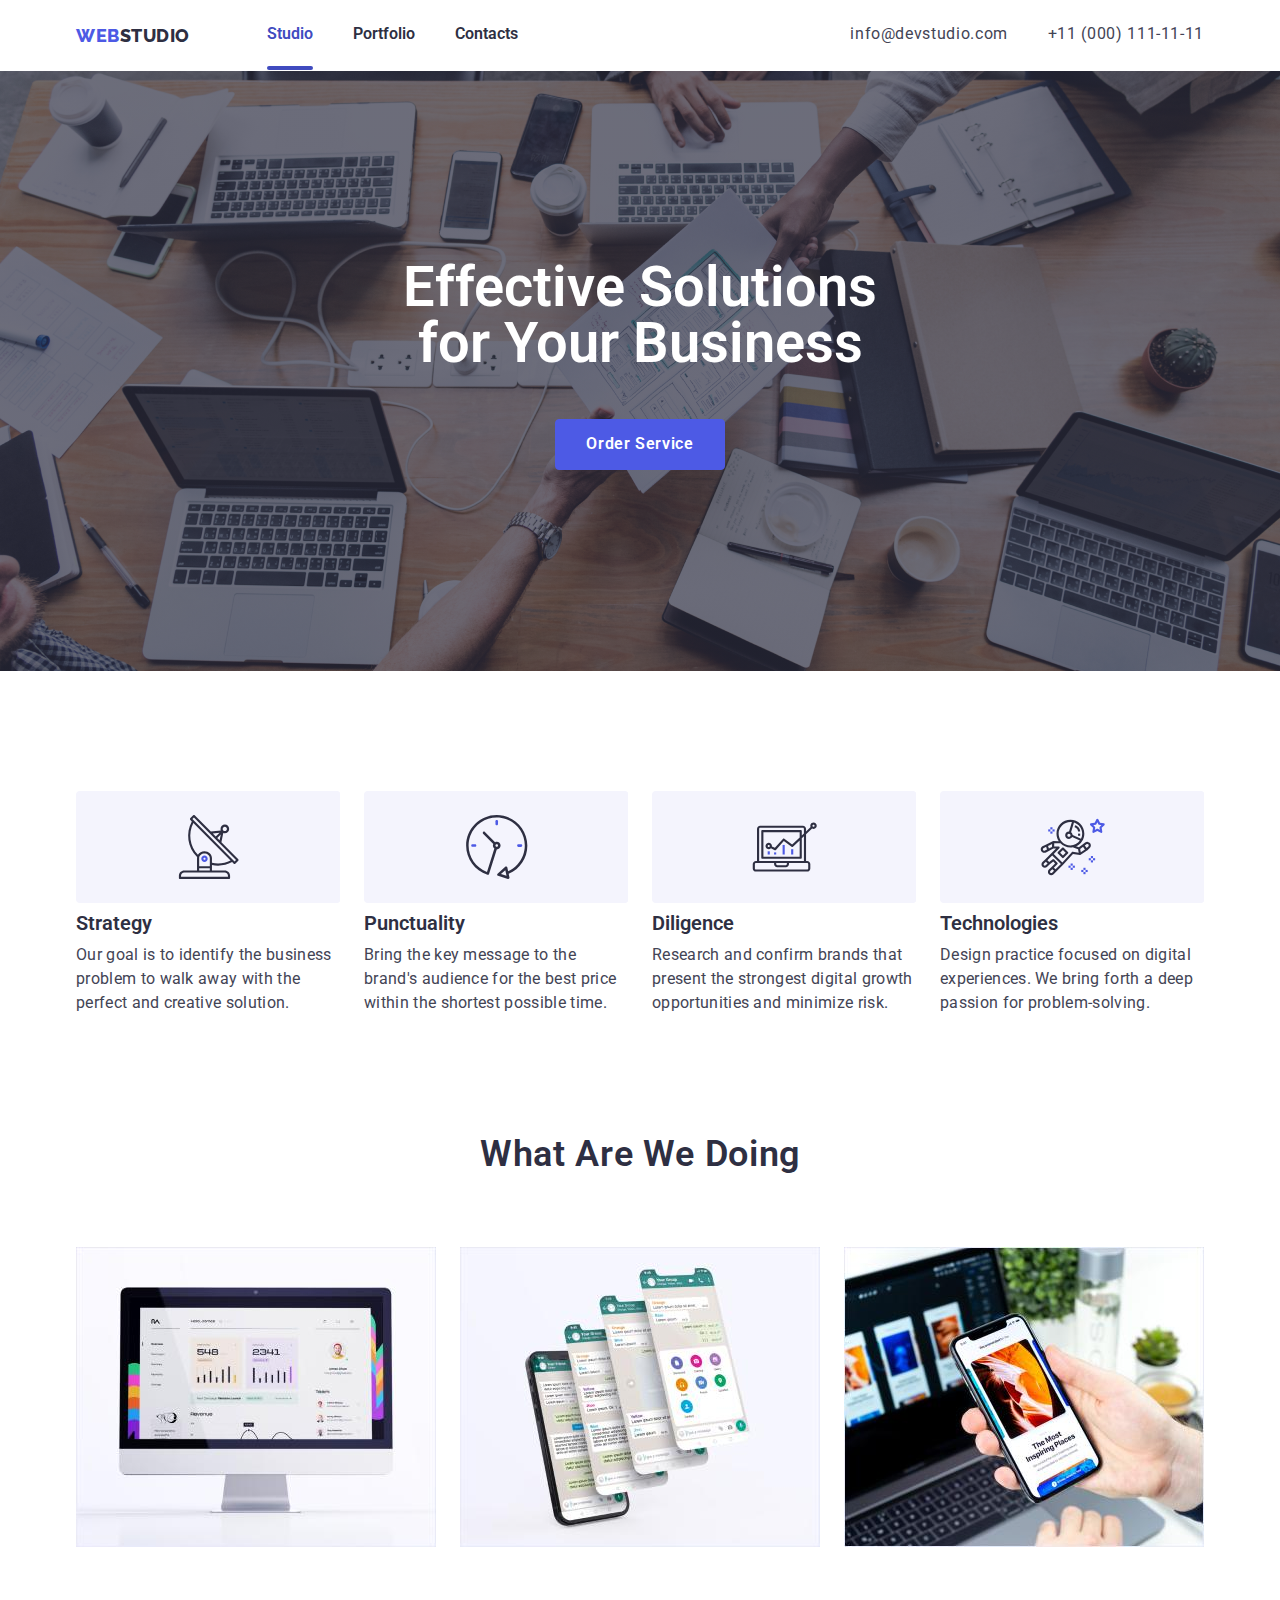
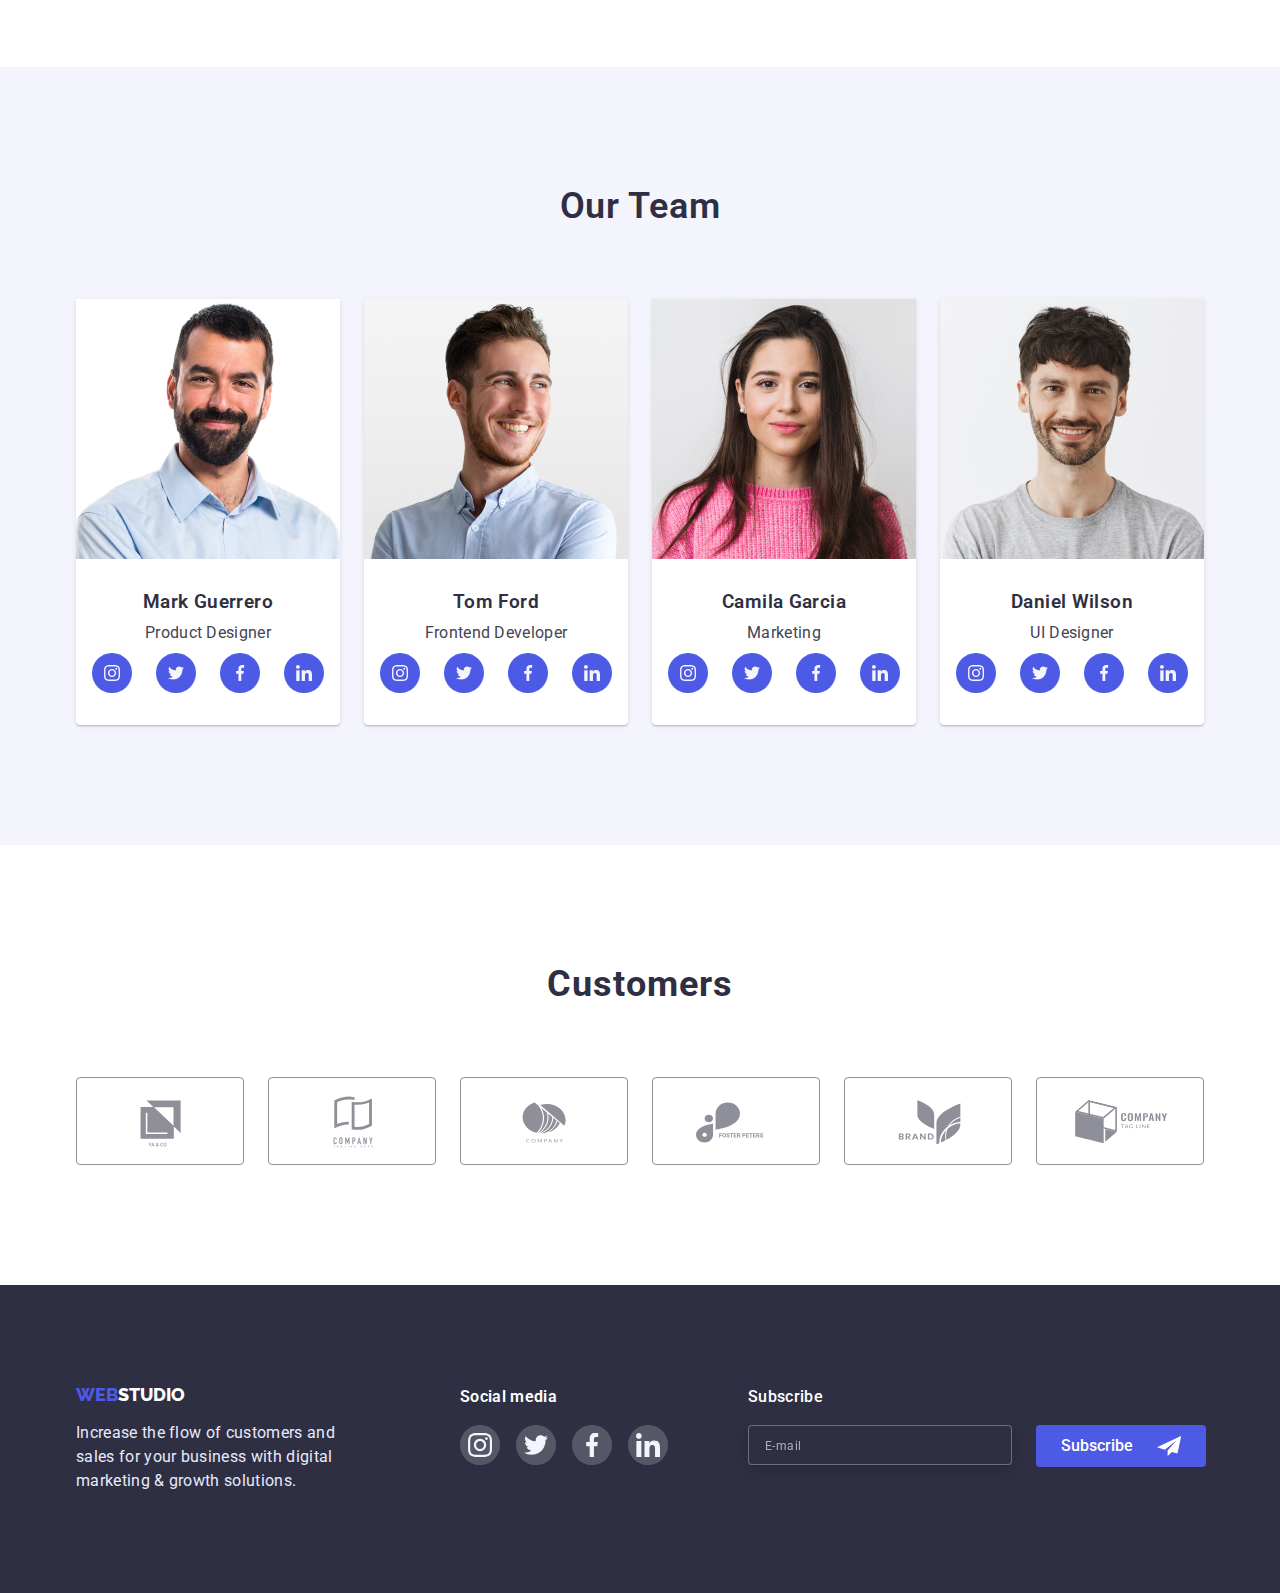
<file: index.html>
<!DOCTYPE html>
<html lang="en">
  <head>
    <meta charset="UTF-8" />
    <meta http-equiv="X-UA-Compatible" content="IE=edge" />
    <meta name="viewport" content="width=device-width, initial-scale=1.0" />
    <title>Studio</title>
    <link
      rel="stylesheet"
      href="https://cdnjs.cloudflare.com/ajax/libs/modern-normalize/1.1.0/modern-normalize.min.css"
    />
    <link rel="preconnect" href="https://fonts.googleapis.com" />
    <link rel="preconnect" href="https://fonts.gstatic.com" crossorigin />
    <link
      href="https://fonts.googleapis.com/css2?family=Raleway:wght@700&family=Roboto:wght@400;500;700;900&display=swap"
      rel="stylesheet"
    />
    <link rel="stylesheet" href="./css/styles.css" />
  </head>
  <body>
    <header class="header">
      <div class="header-container container">
        <a class="header-logo" href="./index.html"
          ><span class="web">web</span>studio</a
        >
        <nav class="page-nav">
          <ul class="header-list">
            <li class="header-list-item">
              <a class="active" href="./index.html">Studio</a>
            </li>
            <li class="header-list-item">
              <a class="header-link" href="./portfolio.html">Portfolio</a>
            </li>
            <li class="header-list-item">
              <a class="header-link" href="#">Contacts</a>
            </li>
          </ul>
        </nav>
        <ul class="header-contacts">
          <li class="header-list-item">
            <a class="header-contact" href="mailto:info@devstudio.com"
              >info@devstudio.com</a
            >
          </li>
          <li>
            <a class="header-contact" href="tel:+11(000)111-11-11"
              >+11 (000) 111-11-11</a
            >
          </li>
        </ul>
        <button type="button" class="mobile-menu-open js-open-menu">
          <svg class="mobile-menu-open-icon" width="32" height="22">
            <use href="./images/icons.svg#icon-menu-rounded"></use>
          </svg>
        </button>
      </div>
      <div class="mobile-menu js-menu-container">
        <div class="container mobile-menu-container">
          <button class="mobile-menu-close-button js-close-menu">
            <svg class="mobile-menu-close-icon" width="8" height="8">
              <use href="./images/icons.svg#icon-close-black-18dp-2-1"></use>
            </svg>
          </button>
          <ul class="mobile-list">
            <li class="mobile-list-item">
              <a class="mobile-link active-mob" href="./index.html">Studio</a>
            </li>
            <li class="mobile-list-item">
              <a class="mobile-link" href="./portfolio.html">Portfolio</a>
            </li>
            <li class="mobile-list-item">
              <a class="mobile-link" href="#">Contacts</a>
            </li>
          </ul>
          <ul class="mobile-list-contact">
            <li class="mobile-list-item-phone">
              <a class="mobile-contact" href="tel:+11(000)111-11-11"
                >+11 (000) 111-11-11</a
              >
            </li>
          </ul>
          <ul class="mobile-list-contact-mail">
            <li class="mobile-list-item-mail">
              <a class="mobile-contacts" href="mailto:info@devstudio.com"
                >info@devstudio.com</a
              >
            </li>
          </ul>
          <ul class="mobile-social">
            <li class="mobile-social-list">
              <a href="#" class="mobile-social-list-item instagram">
                <svg class="mobile-social-list-icon">
                  <use href="./images/icons.svg#icon-insta"></use>
                </svg>
              </a>
            </li>
            <li class="mobile-social-list">
              <a href="#" class="mobile-social-list-item twitter">
                <svg class="social-list-icon">
                  <use href="./images/icons.svg#icon-twit"></use>
                </svg>
              </a>
            </li>
            <li class="mobile-social-list">
              <a href="#" class="mobile-social-list-item facebook">
                <svg class="social-list-icon">
                  <use href="./images/icons.svg#icon-facebook"></use>
                </svg>
              </a>
            </li>
            <li class="mobile-social-list">
              <a href="#" class="mobile-social-list-item linkedin">
                <svg class="social-list-icon">
                  <use href="./images/icons.svg#icon-in"></use>
                </svg>
              </a>
            </li>
          </ul>
        </div>
      </div>
    </header>
    <main>
      <section class="hero-section">
        <div class="hero-container container">
          <h1 class="hero-text-top">Effective Solutions for Your Business</h1>
          <button class="btm" type="button" data-modal-open>
            Order Service
          </button>
        </div>
      </section>
      <section class="main-section">
        <div class="main-container container">
          <ul class="main-title">
            <li class="main-title-li">
              <div class="main-icons">
                <svg class="main-icon">
                  <use
                    href="./images/icons.svg#icon-strategy"
                    width="264px"
                    height="112px"
                  ></use>
                </svg>
              </div>
              <h3 class="main-title-list">Strategy</h3>
              <p class="main-list">
                Our goal is to identify the business problem to walk away with
                the perfect and creative solution.
              </p>
            </li>
            <li class="main-title-li">
              <div class="main-icons">
                <svg class="main-icon">
                  <use
                    href="./images/icons.svg#icon-punctuality"
                    width="264px"
                    height="112px"
                  ></use>
                </svg>
              </div>
              <h3 class="main-title-list">Punctuality</h3>
              <p class="main-list">
                Bring the key message to the brand's audience for the best price
                within the shortest possible time.
              </p>
            </li>
            <li class="main-title-li">
              <div class="main-icons">
                <svg class="main-icon">
                  <use
                    href="./images/icons.svg#icon-diligance"
                    width="264px"
                    height="112px"
                  ></use>
                </svg>
              </div>
              <h3 class="main-title-list">Diligence</h3>
              <p class="main-list">
                Research and confirm brands that present the strongest digital
                growth opportunities and minimize risk.
              </p>
            </li>
            <li class="main-title-li">
              <div class="main-icons">
                <svg class="main-icon">
                  <use
                    href="./images/icons.svg#icon-technoligies"
                    width="264px"
                    height="112px"
                  ></use>
                </svg>
              </div>
              <h3 class="main-title-list">Technologies</h3>
              <p class="main-list">
                Design practice focused on digital experiences. We bring forth a
                deep passion for problem-solving.
              </p>
            </li>
          </ul>
        </div>
      </section>
      <section class="doing section">
        <div class="doing-container container">
          <h2 class="doing-title">What are we doing</h2>
          <ul class="doing-list">
            <li class="doing-list-item">
              <img
                width="360"
                height="300"
                src="images/photo_1.jpg"
                alt="photo_1"
              />
            </li>
            <li class="doing-list-item">
              <img
                width="360"
                height="300"
                src="images/photo_2.jpg"
                alt="photo_2"
              />
            </li>
            <li class="doing-list-item">
              <img
                width="360"
                height="300"
                src="images/photo_3.jpg"
                alt="photo_3"
              />
            </li>
          </ul>
        </div>
      </section>
      <section class="team section">
        <div class="team-container container">
          <h2 class="team-work">Our Team</h2>
          <ul class="team-card">
            <li class="team-background">
              <img
                srcset="./images/mark.jpg 1x, ./images/mark2x.jpg 2x"
                width="264"
                height="260"
                src="./images/mark.jpg"
                alt="mark"
              />
              <div class="team-text">
                <h3 class="team-name">Mark Guerrero</h3>
                <p class="team-list">Product Designer</p>
                <ul class="social">
                  <li class="social-list">
                    <a href="#" class="social-list-item instagram">
                      <svg class="social-list-icon">
                        <use href="./images/icons.svg#icon-insta"></use>
                      </svg>
                    </a>
                  </li>
                  <li class="social-list">
                    <a href="#" class="social-list-item twitter">
                      <svg class="social-list-icon">
                        <use href="./images/icons.svg#icon-twit"></use>
                      </svg>
                    </a>
                  </li>
                  <li class="social-list">
                    <a href="#" class="social-list-item facebook">
                      <svg class="social-list-icon">
                        <use href="./images/icons.svg#icon-facebook"></use>
                      </svg>
                    </a>
                  </li>
                  <li class="social-list">
                    <a href="#" class="social-list-item linkedin">
                      <svg class="social-list-icon">
                        <use href="./images/icons.svg#icon-in"></use>
                      </svg>
                    </a>
                  </li>
                </ul>
              </div>
            </li>
            <li class="team-background">
              <img
                srcset="./images/tom.jpg 1x, ./images/tom2x.jpg 2x"
                width="264"
                height="260"
                src="./images/tom.jpg"
                alt="tom"
              />
              <div class="team-text">
                <h3 class="team-name">Tom Ford</h3>
                <p class="team-list">Frontend Developer</p>
                <ul class="social">
                  <li class="social-list">
                    <a href="#" class="social-list-item instagram">
                      <svg class="social-list-icon">
                        <use href="./images/icons.svg#icon-insta"></use>
                      </svg>
                    </a>
                  </li>
                  <li class="social-list">
                    <a href="#" class="social-list-item twitter">
                      <svg class="social-list-icon">
                        <use href="./images/icons.svg#icon-twit"></use>
                      </svg>
                    </a>
                  </li>
                  <li class="social-list">
                    <a href="#" class="social-list-item facebook">
                      <svg class="social-list-icon">
                        <use href="./images/icons.svg#icon-facebook"></use>
                      </svg>
                    </a>
                  </li>
                  <li class="social-list">
                    <a href="#" class="social-list-item linkedin">
                      <svg class="social-list-icon">
                        <use href="./images/icons.svg#icon-in"></use>
                      </svg>
                    </a>
                  </li>
                </ul>
              </div>
            </li>
            <li class="team-background">
              <img
                srcset="./images/camila.jpg 1x, ./images/camila2x.jpg 2x"
                width="264"
                height="260"
                src="./images/camila.jpg"
                alt="camila"
              />
              <div class="team-text">
                <h3 class="team-name">Camila Garcia</h3>
                <p class="team-list">Marketing</p>
                <ul class="social">
                  <li class="social-list">
                    <a href="#" class="social-list-item instagram">
                      <svg class="social-list-icon">
                        <use href="./images/icons.svg#icon-insta"></use>
                      </svg>
                    </a>
                  </li>
                  <li class="social-list">
                    <a href="#" class="social-list-item twitter">
                      <svg class="social-list-icon">
                        <use href="./images/icons.svg#icon-twit"></use>
                      </svg>
                    </a>
                  </li>
                  <li class="social-list">
                    <a href="#" class="social-list-item facebook">
                      <svg class="social-list-icon">
                        <use href="./images/icons.svg#icon-facebook"></use>
                      </svg>
                    </a>
                  </li>
                  <li class="social-list">
                    <a href="#" class="social-list-item linkedin">
                      <svg class="social-list-icon">
                        <use href="./images/icons.svg#icon-in"></use>
                      </svg>
                    </a>
                  </li>
                </ul>
              </div>
            </li>
            <li class="team-background">
              <img
                srcset="./images/daniel.jpg 1x, ./images/daniel2x.jpg 2x"
                width="264"
                height="260"
                src="./images/daniel.jpg"
                alt="daniel"
              />
              <div class="team-text">
                <h3 class="team-name">Daniel Wilson</h3>
                <p class="team-list">UI Designer</p>
                <ul class="social">
                  <li class="social-list">
                    <a href="#" class="social-list-item instagram">
                      <svg class="social-list-icon">
                        <use href="./images/icons.svg#icon-insta"></use>
                      </svg>
                    </a>
                  </li>
                  <li class="social-list">
                    <a href="#" class="social-list-item twitter">
                      <svg class="social-list-icon">
                        <use href="./images/icons.svg#icon-twit"></use>
                      </svg>
                    </a>
                  </li>
                  <li class="social-list">
                    <a href="#" class="social-list-item facebook">
                      <svg class="social-list-icon">
                        <use href="./images/icons.svg#icon-facebook"></use>
                      </svg>
                    </a>
                  </li>
                  <li class="social-list">
                    <a href="#" class="social-list-item linkedin">
                      <svg class="social-list-icon">
                        <use href="./images/icons.svg#icon-in"></use>
                      </svg>
                    </a>
                  </li>
                </ul>
              </div>
            </li>
          </ul>
        </div>
      </section>
      <section class="customers-section">
        <div class="customers-container container">
          <h2 class="customers-title">Customers</h2>
          <ul class="customers-list">
            <li class="customers-list icon-1">
              <a href="#" class="customers-list-icon icon-Client-1">
                <svg class="customers-list-item">
                  <use href="./images/icons.svg#icon-Client-1"></use>
                </svg>
              </a>
            </li>
            <li class="customers-list icon-2">
              <a href="#" class="customers-list-icon icon-Client-2">
                <svg class="customers-list-item">
                  <use href="./images/icons.svg#icon-Client-2"></use>
                </svg>
              </a>
            </li>
            <li class="customers-list icon-3">
              <a href="#" class="customers-list-icon icon-Client-3">
                <svg class="customers-list-item">
                  <use href="./images/icons.svg#icon-Client-3"></use>
                </svg>
              </a>
            </li>
            <li class="customers-list icon-4">
              <a href="#" class="customers-list-icon icon-Client-4">
                <svg class="customers-list-item">
                  <use href="./images/icons.svg#icon-Client-4"></use>
                </svg>
              </a>
            </li>
            <li class="customers-list icon-5">
              <a href="#" class="customers-list-icon icon-Client-5">
                <svg class="customers-list-item">
                  <use href="./images/icons.svg#icon-Client-5"></use>
                </svg>
              </a>
            </li>
            <li class="customers-list icon-6">
              <a href="#" class="customers-list-icon icon-Client-6">
                <svg class="customers-list-item">
                  <use href="./images/icons.svg#icon-Client-6"></use>
                </svg>
              </a>
            </li>
          </ul>
        </div>
      </section>
    </main>
    <footer class="footer">
      <div class="footer-container container">
        <div class="footer-section">
          <div class="footer-solutions">
            <a class="footer-logo" href="./index.html"
              ><span class="web">Web</span>Studio</a
            >
            <p class="footer-title">
              Increase the flow of customers and sales for your business with
              digital marketing & growth solutions.
            </p>
          </div>
          <div class="footer-media">
            <h2 class="social-media">Social media</h2>
            <ul class="social-media-type-list">
              <li class="social-media-list">
                <a href="#" class="social-media-icon">
                  <svg
                    class="social-media-list-icon"
                    width="40px"
                    height="40px"
                  >
                    <use href="./images/icons.svg#icon-insta-footer"></use>
                  </svg>
                </a>
              </li>
              <li class="social-media-list">
                <a href="#" class="social-media-icon">
                  <svg
                    class="social-media-list-icon"
                    width="40px"
                    height="40px"
                  >
                    <use href="./images/icons.svg#icon-twit-footer"></use>
                  </svg>
                </a>
              </li>
              <li class="social-media-list">
                <a href="#" class="social-media-icon">
                  <svg
                    class="social-media-list-icon"
                    width="40px"
                    height="40px"
                  >
                    <use href="./images/icons.svg#icon-facebool-footer"></use>
                  </svg>
                </a>
              </li>
              <li class="social-media-list">
                <a href="#" class="social-media-icon">
                  <svg
                    class="social-media-list-icon"
                    width="40px"
                    height="40px"
                  >
                    <use href="./images/icons.svg#icon-in-footer"></use>
                  </svg>
                </a>
              </li>
            </ul>
          </div>
        </div>
        <form class="footer-form">
          <h2 class="subscribe">Subscribe</h2>
          <div class="footer-all">
            <input
              type="email"
              name="user-email"
              class="footer-subscribe"
              required
              placeholder="E-mail"
            />
            <button class="button-form" type="submit">
              Subscribe
              <svg class="footer-form-icon">
                <use
                  href="./images/icons.svg#icon-icon-send"
                  width="24"
                  height="24"
                ></use>
              </svg>
            </button>
          </div>
        </form>
      </div>
    </footer>
    <div class="backdrop is-hidden" data-modal>
      <div class="modal">
        <button class="modal-close-button" type="button" data-modal-close>
          <svg class="modal-close-btm-icon" width="8" height="8">
            <use href="./images/icons.svg#icon-close-black-18dp-2-1"></use>
          </svg>
        </button>
        <p class="modal-call-you-back">
          Leave your contacts and we will call you back
        </p>
        <form class="modal-form"></form>
        <label class="modal-form-field">
          <span class="modal-form-input-desc">Name</span>
          <span class="modal-form-input-wrapper">
            <input
              type="text"
              name="user-name"
              class="modal-form-input"
              required
              pattern="[a-zA-Zа-яА-Я]+"
              minlength="2"
            />
            <svg class="modal-form-input-icon">
              <use
                href="./images/icons.svg#icon-user"
                width="12"
                height="12"
              ></use>
            </svg>
          </span>
        </label>
        <form class="modal-form"></form>
        <label class="modal-form-field">
          <span class="modal-form-input-desc">Phone</span>
          <span class="modal-form-input-wrapper">
            <input
              type="tel"
              name="user-phone"
              class="modal-form-input"
              required
              pattern="[0-9]{3}-{0-9}{3}-[0-9]{2}-[0-9]{2}"
              title="xxx-xxx-xx-xx"
            />
            <svg class="modal-form-input-icon">
              <use
                href="./images/icons.svg#icon-tel"
                width="13"
                height="13"
              ></use>
            </svg>
          </span>
        </label>
        <form class="modal-form"></form>
        <label class="modal-form-field">
          <span class="modal-form-input-desc">Email</span>
          <span class="modal-form-input-wrapper">
            <input
              type="email"
              name="user-email"
              class="modal-form-input"
              required
            />
            <svg class="modal-form-input-icon">
              <use
                href="./images/icons.svg#icon-email"
                width="15"
                height="15"
              ></use>
            </svg>
          </span>
        </label>
        <form class="modal-form"></form>
        <label class="modal-form-field">
          <span class="modal-form-input-desc">Comment</span>
          <textarea
            name="comment"
            id="comment"
            colsrows="10"
            placeholder="Text Input"
            class="modal-form-message"
          ></textarea>
        </label>
        <input
          id="policy"
          type="checkbox"
          name="user-policy"
          class="modal-form-check visual-hidden"
        />
        <label for="policy" class="modal-form-check-desc"
          >I accept the terms and conditions of the&nbsp;
          <a href="#" class="modal-policy"
            ><span>Privacy Policy</span></a
          ></label
        >
        <button type="submit" class="modal-form-submit">Send</button>
      </div>
    </div>
    <script src="./js/modal.js"></script>
    <script src="./js/mobile-menu.js"></script>
  </body>
</html>
</file>
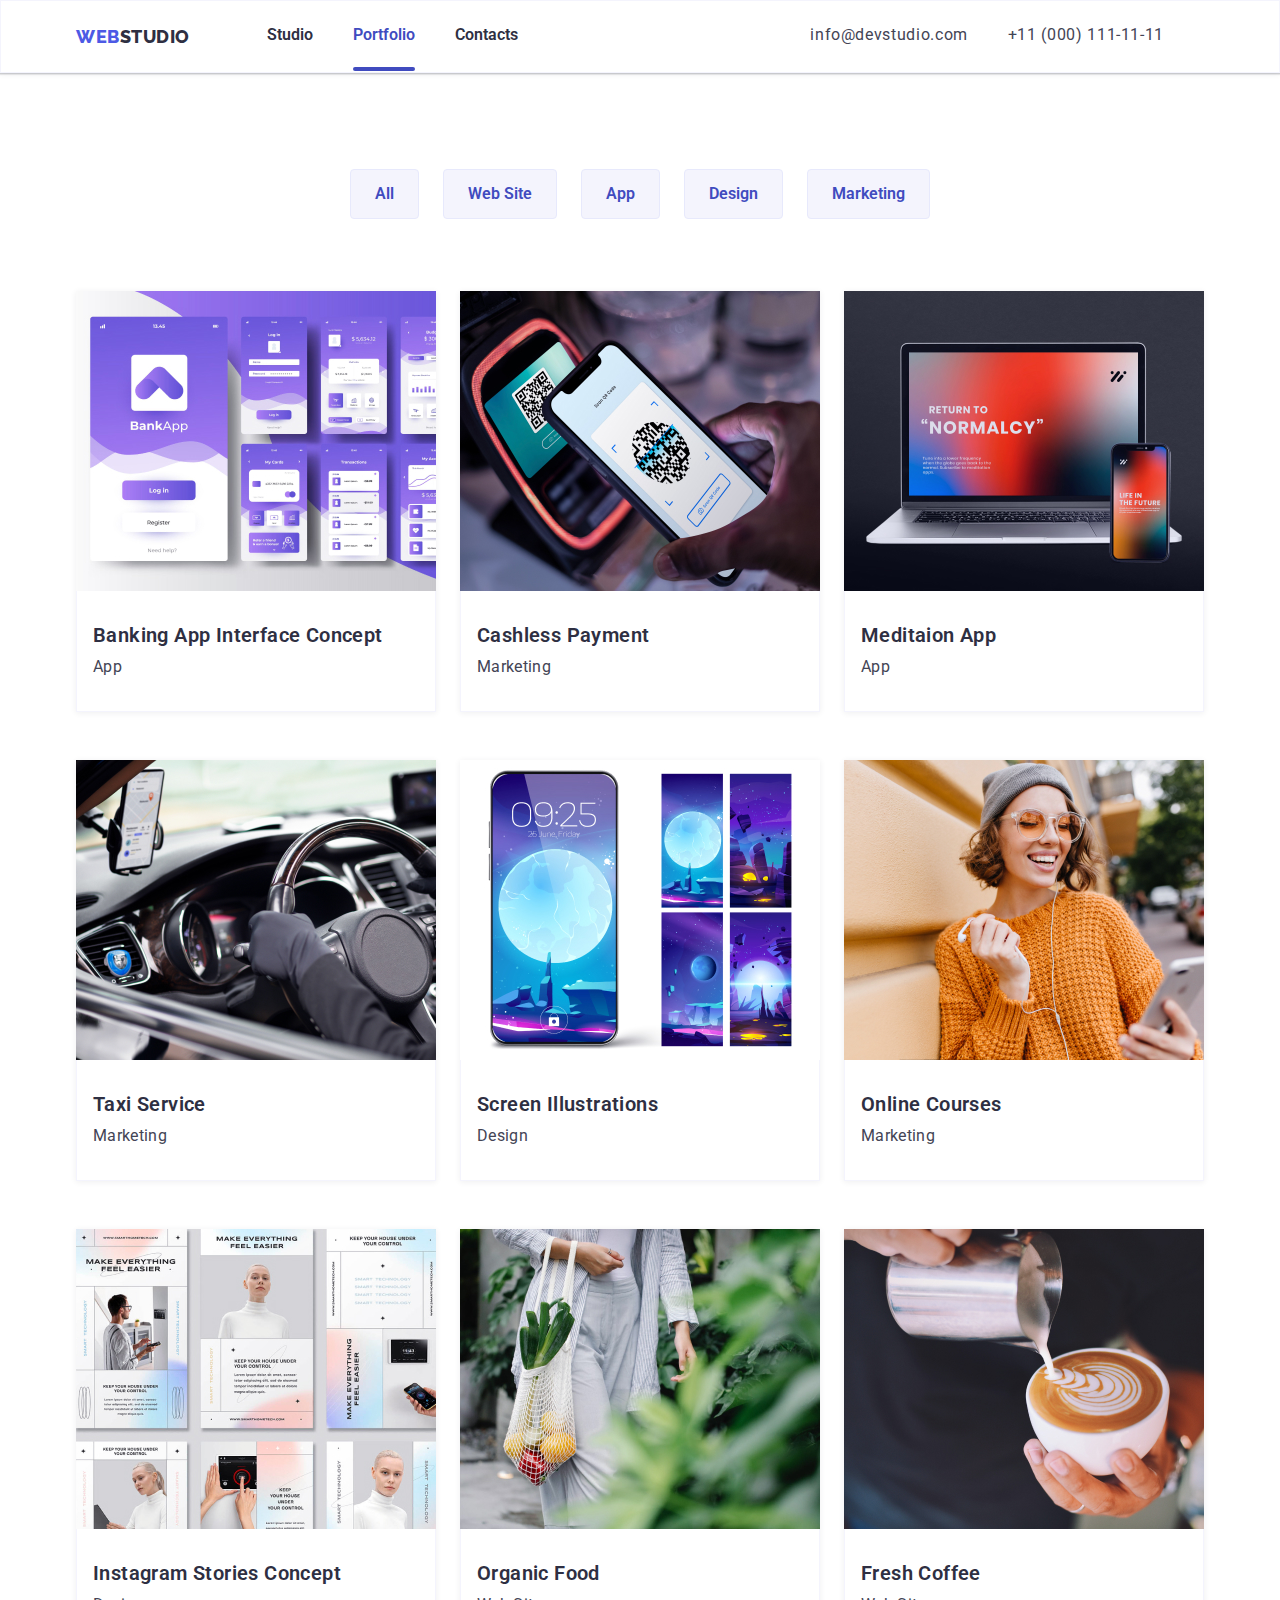
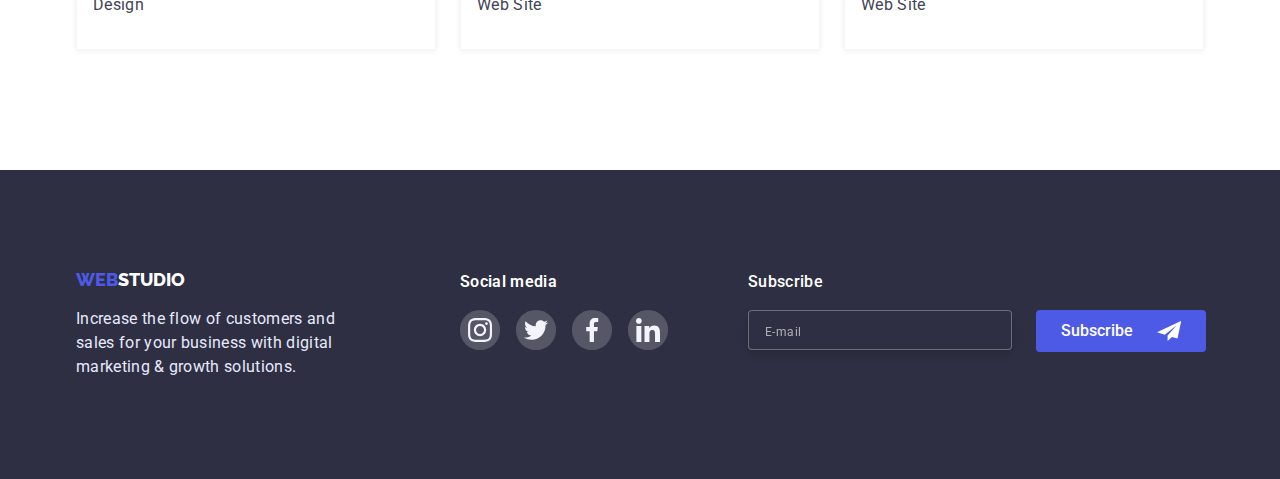
<file: portfolio.html>
<!DOCTYPE html>
<html lang="en">
  <head>
    <meta charset="UTF-8" />
    <meta http-equiv="X-UA-Compatible" content="IE=edge" />
    <meta name="viewport" content="width=device-width, initial-scale=1.0" />
    <title>Portfolio</title>
    <link
      rel="stylesheet"
      href="https://cdnjs.cloudflare.com/ajax/libs/modern-normalize/1.1.0/modern-normalize.min.css"
    />
    <link rel="preconnect" href="https://fonts.googleapis.com" />
    <link rel="preconnect" href="https://fonts.gstatic.com" crossorigin />
    <link
      href="https://fonts.googleapis.com/css2?family=Raleway:wght@700&family=Roboto:wght@400;500;700;900&display=swap"
      rel="stylesheet"
    />
    <link rel="stylesheet" href="./css/styles.css" />
  </head>
  <body>
    <header class="portfolio-header">
      <div class="header-container container">
        <a class="header-logo" href="./index.html"
          ><span class="web">web</span>studio</a
        >
        <nav class="page-nav">
          <ul class="header-list">
            <li class="header-list-item">
              <a class="header-link" href="./index.html">Studio</a>
            </li>
            <li class="header-list-item">
              <a class="active" href="./portfolio.html">Portfolio</a>
            </li>
            <li class="header-list-item">
              <a class="header-link" href="#">Contacts</a>
            </li>
          </ul>
        </nav>
        <ul class="header-contacts">
          <li class="header-list-item">
            <a class="header-contact" href="mailto:info@devstudio.com"
              >info@devstudio.com</a
            >
          </li>
          <li class="header-list-item">
            <a class="header-contact" href="tel:+11(000)111-11-11"
              >+11 (000) 111-11-11</a
            >
          </li>
        </ul>
        <button type="button" class="mobile-menu-open js-open-menu">
          <svg class="mobile-menu-open-icon" width="32" height="22">
            <use href="./images/icons.svg#icon-menu-rounded"></use>
          </svg>
        </button>
      </div>
      <div class="mobile-menu js-menu-container">
        <div class="container mobile-menu-container">
          <button class="mobile-menu-close-button js-close-menu">
            <svg class="mobile-menu-close-icon" width="8" height="8">
              <use href="./images/icons.svg#icon-close-black-18dp-2-1"></use>
            </svg>
          </button>
          <ul class="mobile-list">
            <li class="mobile-list-item">
              <a class="mobile-link" href="./index.html">Studio</a>
            </li>
            <li class="mobile-list-item">
              <a class="mobile-link active-mob" href="./portfolio.html"
                >Portfolio</a
              >
            </li>
            <li class="mobile-list-item">
              <a class="mobile-link" href="#">Contacts</a>
            </li>
          </ul>
          <ul class="mobile-list-contact">
            <li class="mobile-list-item-phone">
              <a class="mobile-contact" href="tel:+11(000)111-11-11"
                >+11 (000) 111-11-11</a
              >
            </li>
          </ul>
          <ul class="mobile-list-contact-mail">
            <li class="mobile-list-item-mail">
              <a class="mobile-contacts" href="mailto:info@devstudio.com"
                >info@devstudio.com</a
              >
            </li>
          </ul>
          <ul class="mobile-social">
            <li class="mobile-social-list">
              <a href="#" class="mobile-social-list-item instagram">
                <svg class="mobile-social-list-icon">
                  <use href="./images/icons.svg#icon-insta"></use>
                </svg>
              </a>
            </li>
            <li class="mobile-social-list">
              <a href="#" class="mobile-social-list-item twitter">
                <svg class="social-list-icon">
                  <use href="./images/icons.svg#icon-twit"></use>
                </svg>
              </a>
            </li>
            <li class="mobile-social-list">
              <a href="#" class="mobile-social-list-item facebook">
                <svg class="social-list-icon">
                  <use href="./images/icons.svg#icon-facebook"></use>
                </svg>
              </a>
            </li>
            <li class="mobile-social-list">
              <a href="#" class="mobile-social-list-item linkedin">
                <svg class="social-list-icon">
                  <use href="./images/icons.svg#icon-in"></use>
                </svg>
              </a>
            </li>
          </ul>
        </div>
      </div>
    </header>
    <main>
      <section class="portfolio-menu-section">
        <div class="menu-upper-container container">
          <ul class="btm-portfolio">
            <li><button class="portfolio-btm" type="button">All</button></li>
            <li>
              <button class="portfolio-btm" type="button">Web Site</button>
            </li>
            <li><button class="portfolio-btm" type="button">App</button></li>
            <li><button class="portfolio-btm" type="button">Design</button></li>
            <li>
              <button class="portfolio-btm" type="button">Marketing</button>
            </li>
          </ul>
          <ul class="menu-portfolio-list">
            <li class="portfolio-card">
              <div class="portfilio-card-text-wrapper">
                <a class="portfilio-card-text-wrapper-link" href="#">
                  <img
                    srcset="
                      ./images/banking_app.jpg   1x,
                      ./images/banking_app2x.jpg 2x
                    "
                    width="360"
                    height="300"
                    src="images/banking_app.jpg"
                    alt="banking_app"
                  />
                  <p class="overlay">
                    14 Stylish and User-Friendly App Design Concepts · Task
                    Manager App · Calorie Tracker App · Exotic Fruit Ecommerce
                    App · Cloud Storage App
                  </p>
                </a>
              </div>
              <div class="portfolio-text">
                <h3 class="menu-list">Banking App Interface Concept</h3>
                <p class="menu-text-list">App</p>
              </div>
            </li>
            <li class="portfolio-card">
              <div class="portfilio-card-text-wrapper">
                <a class="portfilio-card-text-wrapper-link" href="#">
                  <img
                    srcset="
                      ./images/cashless.jpg   1x,
                      ./images/cashless2x.jpg 2x
                    "
                    width="360"
                    height="300"
                    src="images/cashless.jpg"
                    alt="cashless"
                  />
                  <p class="overlay">
                    14 Stylish and User-Friendly App Design Concepts · Task
                    Manager App · Calorie Tracker App · Exotic Fruit Ecommerce
                    App · Cloud Storage App
                  </p>
                </a>
              </div>
              <div class="portfolio-text">
                <h3 class="menu-list">Cashless Payment</h3>
                <p class="menu-text-list">Marketing</p>
              </div>
            </li>
            <li class="portfolio-card">
              <div class="portfilio-card-text-wrapper">
                <a class="portfilio-card-text-wrapper-link" href="#">
                  <img
                    srcset="
                      ./images/meditation.jpg   1x,
                      ./images/meditation2x.jpg 2x
                    "
                    width="360"
                    height="300"
                    src="images/meditation.jpg"
                    alt="meditation"
                  />
                  <p class="overlay">
                    14 Stylish and User-Friendly App Design Concepts · Task
                    Manager App · Calorie Tracker App · Exotic Fruit Ecommerce
                    App · Cloud Storage App
                  </p>
                </a>
              </div>
              <div class="portfolio-text">
                <h3 class="menu-list">Meditaion App</h3>
                <p class="menu-text-list">App</p>
              </div>
            </li>
            <li class="portfolio-card">
              <div class="portfilio-card-text-wrapper">
                <a class="portfilio-card-text-wrapper-link" href="#">
                  <img
                    srcset="./images/taxi.jpg 1x, ./images/taxi2x.jpg 2x"
                    width="360"
                    height="300"
                    src="images/taxi.jpg"
                    alt="taxi"
                  />
                  <p class="overlay">
                    14 Stylish and User-Friendly App Design Concepts · Task
                    Manager App · Calorie Tracker App · Exotic Fruit Ecommerce
                    App · Cloud Storage App
                  </p>
                </a>
              </div>
              <div class="portfolio-text">
                <h3 class="menu-list">Taxi Service</h3>
                <p class="menu-text-list">Marketing</p>
              </div>
            </li>
            <li class="portfolio-card">
              <div class="portfilio-card-text-wrapper">
                <a class="portfilio-card-text-wrapper-link" href="#">
                  <img
                    srcset="./images/screen.jpg 1x, ./images/screen2x.jpg 2x"
                    width="360"
                    height="300"
                    src="images/screen.jpg"
                    alt="screen"
                  />
                  <p class="overlay">
                    14 Stylish and User-Friendly App Design Concepts · Task
                    Manager App · Calorie Tracker App · Exotic Fruit Ecommerce
                    App · Cloud Storage App
                  </p>
                </a>
              </div>
              <div class="portfolio-text">
                <h3 class="menu-list">Screen Illustrations</h3>
                <p class="menu-text-list">Design</p>
              </div>
            </li>
            <li class="portfolio-card">
              <div class="portfilio-card-text-wrapper">
                <a class="portfilio-card-text-wrapper-link" href="#">
                  <img
                    srcset="./images/online.jpg 1x, ./images/online2x.jpg 2x"
                    width="360"
                    height="300"
                    src="images/online.jpg"
                    alt="online"
                  />
                  <p class="overlay">
                    14 Stylish and User-Friendly App Design Concepts · Task
                    Manager App · Calorie Tracker App · Exotic Fruit Ecommerce
                    App · Cloud Storage App
                  </p>
                </a>
              </div>
              <div class="portfolio-text">
                <h3 class="menu-list">Online Courses</h3>
                <p class="menu-text-list">Marketing</p>
              </div>
            </li>
            <li class="portfolio-card">
              <div class="portfilio-card-text-wrapper">
                <a class="portfilio-card-text-wrapper-link" href="#">
                  <img
                    srcset="
                      ./images/instagram.jpg   1x,
                      ./images/instagram2x.jpg 2x
                    "
                    width="360"
                    height="300"
                    src="images/instagram.jpg"
                    alt="instagram"
                  />
                  <p class="overlay">
                    14 Stylish and User-Friendly App Design Concepts · Task
                    Manager App · Calorie Tracker App · Exotic Fruit Ecommerce
                    App · Cloud Storage App
                  </p>
                </a>
              </div>
              <div class="portfolio-text">
                <h3 class="menu-list">Instagram Stories Concept</h3>
                <p class="menu-text-list">Design</p>
              </div>
            </li>
            <li class="portfolio-card">
              <div class="portfilio-card-text-wrapper">
                <a class="portfilio-card-text-wrapper-link" href="#">
                  <img
                    srcset="./images/organic.jpg 1x, ./images/organic2x.jpg 2x"
                    width="360"
                    height="300"
                    src="images/organic.jpg"
                    alt="organic"
                  />
                  <p class="overlay">
                    14 Stylish and User-Friendly App Design Concepts · Task
                    Manager App · Calorie Tracker App · Exotic Fruit Ecommerce
                    App · Cloud Storage App
                  </p>
                </a>
              </div>
              <div class="portfolio-text">
                <h3 class="menu-list">Organic Food</h3>
                <p class="menu-text-list">Web Site</p>
              </div>
            </li>
            <li class="portfolio-card">
              <div class="portfilio-card-text-wrapper">
                <a class="portfilio-card-text-wrapper-link" href="#">
                  <img
                    srcset="./images/coffe.jpg 1x, ./images/coffe2x.jpg 2x"
                    width="360"
                    height="300"
                    src="images/coffe.jpg"
                    alt="coffee"
                  />
                  <p class="overlay">
                    14 Stylish and User-Friendly App Design Concepts · Task
                    Manager App · Calorie Tracker App · Exotic Fruit Ecommerce
                    App · Cloud Storage App
                  </p>
                </a>
              </div>
              <div class="portfolio-text">
                <h3 class="menu-list">Fresh Coffee</h3>
                <p class="menu-text-list">Web Site</p>
              </div>
            </li>
          </ul>
        </div>
      </section>
    </main>
    <footer class="footer">
      <div class="footer-container container">
        <div class="footer-section">
          <div class="footer-solutions">
            <a class="footer-logo" href="./index.html"
              ><span class="web">Web</span>Studio</a
            >
            <p class="footer-title">
              Increase the flow of customers and sales for your business with
              digital marketing & growth solutions.
            </p>
          </div>
          <div class="footer-media">
            <h2 class="social-media">Social media</h2>
            <ul class="social-media-type-list">
              <li class="social-media-list">
                <a href="#" class="social-media-icon">
                  <svg
                    class="social-media-list-icon"
                    width="40px"
                    height="40px"
                  >
                    <use href="./images/icons.svg#icon-insta-footer"></use>
                  </svg>
                </a>
              </li>
              <li class="social-media-list">
                <a href="#" class="social-media-icon">
                  <svg
                    class="social-media-list-icon"
                    width="40px"
                    height="40px"
                  >
                    <use href="./images/icons.svg#icon-twit-footer"></use>
                  </svg>
                </a>
              </li>
              <li class="social-media-list">
                <a href="#" class="social-media-icon">
                  <svg
                    class="social-media-list-icon"
                    width="40px"
                    height="40px"
                  >
                    <use href="./images/icons.svg#icon-facebool-footer"></use>
                  </svg>
                </a>
              </li>
              <li class="social-media-list">
                <a href="#" class="social-media-icon">
                  <svg
                    class="social-media-list-icon"
                    width="40px"
                    height="40px"
                  >
                    <use href="./images/icons.svg#icon-in-footer"></use>
                  </svg>
                </a>
              </li>
            </ul>
          </div>
        </div>
        <form class="footer-form">
          <h2 class="subscribe">Subscribe</h2>
          <div class="footer-all">
            <input
              type="email"
              name="user-email"
              class="footer-subscribe"
              required
              placeholder="E-mail"
            />
            <button class="button-form" type="submit">
              Subscribe
              <svg class="footer-form-icon">
                <use
                  href="./images/icons.svg#icon-icon-send"
                  width="24"
                  height="24"
                ></use>
              </svg>
            </button>
          </div>
        </form>
      </div>
    </footer>
    <script src="./js/mobile-menu.js"></script>
  </body>
</html>
</file>
<file: css/styles.css>
/*--text-color: #434455*/
/*--title-color: #2E2F42*/
/*--primary-band: #4D5AE5*/
/*--footer color: #E7E9FC*/

:root {
  --text-color: #434455;
  --title-color: #2e2f42;
  --primary-band: #4d5ae5;
  --footer-color: #e7e9fc;
  --background-color: #e5e5e5;
  --button-hover-color: #404bbf;
  --background-team-color: #f4f4fd;
  --footer-icon-color: #31d0aa;
  --costumers-border-color: #8e8f99;
  --media-color: #565766;
  --modal-background-color: #e7e9fc;
  --transition-dur-and-func: cubic-bezier(0.4, 0, 0.2, 1);
  --header-color: #404bbf;
  --Privacy-policy: #757575;
}

h1,
h2,
h3,
h4,
p {
  margin-top: 0;
  margin-bottom: 0;
}

ul {
  margin-top: 0;
  margin-bottom: 0;
  padding-left: 0;
  padding-right: 0;
}

img {
  display: block;
}

.body {
  font-family: "Roboto", sans-serif;
  line-height: 1.5;
  letter-spacing: 0.02em;
  color: var(--background-color);
}

/*Container*/

.container {
  padding-left: 15px;
  padding-right: 15px;
}

.header-container {
  display: flex;
  align-items: center;
  justify-content: space-between;
}

.hero-container {
  text-align: center;
}

.main-container {
  display: flex;
  align-items: center;
}

/*Mobile*/

@media screen and (max-width: 479px) {
  .container {
    width: 428px;
    margin-left: auto;
    margin-right: auto;
  }
}

@media screen and (min-width: 480px) and (max-width: 768px) {
  .container {
    width: 428px;
    margin-left: auto;
    margin-right: auto;
  }
}
@media screen and (min-width: 768px) {
  .container {
    width: 768px;
    margin-left: auto;
    margin-right: auto;
  }
  .mobile-menu {
    display: none;
  }
  .mobile-menu-open {
    display: none;
  }
  .header-contacts {
    flex-direction: column;
  }
  .header-list-item {
    margin-bottom: 4px;
  }
}

@media screen and (min-width: 1200px) {
  .container {
    width: 1158px;
    margin-left: auto;
    margin-right: auto;
  }
  .header-contacts {
    flex-direction: inherit;
  }
}

@media screen and (max-width: 768px) {
  .mobile-menu-container {
    position: relative;
    padding-top: 40px;
    padding-left: 25px;
    padding-bottom: 40px;
    padding-right: 25px;
    display: flex;
    flex-direction: column;
    height: 100vh;
    justify-content: space-between;
  }
  .mobile-menu {
    position: fixed;
    width: 100%;
    height: 100%;
    background-color: #ffffff;
    top: 0;
    left: 0;
    z-index: 1000;
    opacity: 0;
    visibility: hidden;
    pointer-events: none;
    transition: opacity 250ms var(--transition-dur-and-func),
      visibility 250ms var(--transition-dur-and-func);
    box-shadow: 0px 2px 1px rgba(46, 47, 66, 0.08),
      0px 1px 1px rgba(46, 47, 66, 0.16), 0px 1px 6px rgba(46, 47, 66, 0.08);
  }

  .mobile-menu.is-open {
    opacity: 1;
    visibility: visible;
    pointer-events: auto;
  }
  .mobile-menu-close-button {
    top: 40px;
    right: 15px;
    width: 24px;
    height: 24px;
    position: absolute;
    cursor: pointer;
    background-color: transparent;
    border: 1px solid #e5e5e5;
    padding: 0;
    display: flex;
    justify-content: center;
    align-items: center;
    color: #000;
    border-radius: 50px;
    transition: 250ms var(--transition-dur-and-func);
    background-color: var(--footer-color);
  }

  .mobile-menu-close-icon {
    fill: currentColor;
  }
  .mobile-menu-close-button:hover {
    box-shadow: 0px 1px 6px rgba(46, 47, 66, 0.08),
      0px 1px 1px rgba(46, 47, 66, 0.16), 0px 2px 1px rgba(46, 47, 66, 0.08);
  }
  .mobile-menu-close-button:focus {
    background-color: var(--header-color);
    color: #ffffff;
    box-shadow: 0px 1px 6px rgba(46, 47, 66, 0.08),
      0px 1px 1px rgba(46, 47, 66, 0.16), 0px 2px 1px rgba(46, 47, 66, 0.08);
  }

  .mobile-menu-close-button:active {
    background-color: var(--header-color);
    color: #ffffff;
  }

  .mobile-menu-open {
    background-color: transparent;
    border: none;
    padding: 0;
    width: 32px;
    height: 22px;
  }

  .mobile-list {
    list-style: none;
  }

  .mobile-list-item {
    margin-top: 40px;
  }

  .mobile-list-item-phone {
    margin-top: auto;
  }

  .mobile-list-contact {
    list-style: none;
    margin-top: auto;
  }

  .mobile-list-item-mail {
    margin-top: auto;
  }

  .mobile-list-contact-mail {
    list-style: none;
    margin-top: 40px;
  }

  .mobile-link {
    font-style: normal;
    font-weight: 700;
    font-size: 36px;
    line-height: 1.1;
    color: var(--title-color);
    font-family: "Roboto", sans-serif;
    text-decoration: none;
    position: relative;
    display: flex;
    letter-spacing: 0.02em;
    text-transform: capitalize;
    margin-left: 15px;
    margin-bottom: auto;
    transition: color 250ms var(--transition-dur-and-func);
  }

  .active-mob {
    color: var(--header-color);
  }

  .mobile-link:hover,
  .mobile-link:focus {
    color: var(--header-color);
  }

  .mobile-contacts {
    list-style: none;
    display: flex;
    margin-left: auto;
    margin-left: 15px;
  }

  .mobile-contact {
    font-family: "Roboto";
    font-style: normal;
    font-weight: 600;
    font-size: 36px;
    line-height: 1.1;
    color: var(--primary-band);
    text-decoration: none;
    margin-left: 15px;
    text-transform: capitalize;
    transition: color 250ms var(--transition-dur-and-func);
  }

  .mobile-contact:hover,
  .mobile-contact:focus {
    color: var(--header-color);
  }

  .mobile-contacts {
    text-decoration: none;
    font-family: "Roboto";
    font-style: normal;
    font-weight: 500;
    font-size: 20px;
    line-height: 1.2;
    letter-spacing: 0.02em;
    color: var(--text-color);
    transition: color 250ms var(--transition-dur-and-func);
  }

  .mobile-contacts:hover,
  .mobile-contacts:focus {
    color: var(--header-color);
  }

  .mobile-social {
    display: flex;
    align-items: center;
    list-style: none;
    column-gap: 56px;
    flex-wrap: wrap;
    margin-top: 48px;
    margin-left: 15px;
  }

  .mobile-social-list-item {
    display: flex;
    align-items: center;
    grid-gap: 24px;
    border-radius: 50px;
    justify-content: center;
    fill: currentColor;
    color: var(--primary-band);
    transition: color 250ms var(--transition-dur-and-func);
  }

  .mobile-social-list-icon {
    width: 40px;
    height: 40px;
  }

  .mobile-social-list-item:hover {
    color: var(--button-hover-color);
  }

  .mobile-social-list-item:focus {
    color: var(--button-hover-color);
  }
}

/*Header*/

.header {
  box-shadow: 0px 2px 1px rgba(46, 47, 66, 0.08),
    0px 1px 1px rgba(46, 47, 66, 0.16), 0px 1px 6px rgba(46, 47, 66, 0.08);
}

.header-list {
  list-style: none;
  display: flex;
}

.page-nav {
  display: flex;
  align-items: center;
}

.btm {
  font-family: "Roboto", sans-serif;
  font-weight: 600;
  font-size: 16px;
  line-height: 1.18;
  letter-spacing: 0.04em;
  color: #ffffff;
  background-color: var(--primary-band);
  border-radius: 4px;
  border: 1px var(--primary-band);
  cursor: pointer;
  width: 170px;
  height: 51px;
  border: 1px solid var(--primary-band);
  transition: background-color 250ms var(--transition-dur-and-func);
}

.btm:hover,
.btm:focus {
  background-color: var(--button-hover-color);
  box-shadow: 0px 4px 4px rgba(0, 0, 0, 0.15);
}

.header-logo {
  font-family: "Raleway";
  font-weight: 800;
  font-size: 18px;
  line-height: 1.3;
  color: var(--title-color);
  letter-spacing: 0.03em;
  text-decoration: none;
  text-transform: uppercase;
  margin-right: 77px;
  padding-top: 24px;
  padding-bottom: 24px;
}

.header-list-item {
  margin-right: 40px;
}

.header-link {
  font-weight: 600;
  font-size: 16px;
  line-height: 1.2;
  color: var(--title-color);
  font-family: "Roboto", sans-serif;
  text-decoration: none;
  position: relative;
  display: flex;
  padding-top: 24px;
  padding-bottom: 24px;
  transition: color 250ms var(--transition-dur-and-func);
}

.header-link:hover,
.header-link:focus {
  color: var(--header-color);
}

.active {
  color: var(--header-color);
  font-weight: 600;
  font-size: 16px;
  line-height: 1.2;
  font-family: "Roboto", sans-serif;
  text-decoration: none;
  position: relative;
  display: flex;
  padding-top: 24px;
  padding-bottom: 24px;
}

.active:after {
  content: "";
  width: 100%;
  height: 4px;
  border-radius: 2px;
  background-color: var(--header-color);
  position: absolute;
  left: 0;
  bottom: -3px;
}

.header-contacts {
  list-style: none;
  display: flex;
  margin-left: auto;
}

.header-contact {
  font-family: "Roboto", sans-serif;
  font-weight: 400;
  font-size: 16px;
  line-height: 1.2;
  color: var(--text-color);
  text-decoration: none;
  letter-spacing: 0.04em;
  transition: color 250ms var(--transition-dur-and-func);
}

@media screen and (max-width: 767px) {
  .header-contact {
    display: none;
  }
  .active {
    display: none;
  }
  .header-link {
    display: none;
  }
}

.header-contact:hover,
.header-contact:focus {
  color: var(--header-color);
}

/*HERO*/

.hero-section {
  text-align: center;
  background-color: var(--title-color);
  padding-top: 192px;
  padding-bottom: 192px;
  background-image: linear-gradient(
      rgba(46, 47, 66, 0.7),
      rgba(46, 47, 66, 0.7)
    ),
    url("../images/people-office-1.jpg");
  background-position: center;
  background-repeat: no-repeat;
  background-size: cover;
  max-width: 1600px;
  margin: 0 auto;
}

@media screen and (min-device-pixel-ratio: 2),
  screen and(min-resolution: 192dpi),
  screen and (min-resolution: 2dppx) {
  .hero-section {
    background-image: linear-gradient(
        rgba(46, 47, 66, 0.7),
        rgba(46, 47, 66, 0.7)
      ),
      url("../images/people-ofice-mob@2x.png");
  }
}

@media screen and (min-width: 768px) {
  .hero-section {
    background-image: linear-gradient(
        rgba(46, 47, 66, 0.7),
        rgba(46, 47, 66, 0.7)
      ),
      url("../images/people-ofice-tablet.png");
  }
}

@media screen and (min-device-pixel-ratio: 2),
  screen and(min-resolution: 192dpi) and (min-width: 768px),
  screen and (min-resolution: 2dppx) and (min-width: 768px) {
  .hero-section {
    background-image: linear-gradient(
        rgba(46, 47, 66, 0.7),
        rgba(46, 47, 66, 0.7)
      ),
      url("../images/people-ofice-tablet@2x.png");
  }
}

@media screen and (min-width: 1200px) {
  .hero-section {
    background-image: linear-gradient(
        rgba(46, 47, 66, 0.7),
        rgba(46, 47, 66, 0.7)
      ),
      url("../images/people-office-1.jpg");
  }
}

@media screen and (min-device-pixel-ratio: 2),
  screen and(min-resolution: 192dpi) and (min-width: 1200px),
  screen and (min-resolution: 2dppx) and (min-width: 1200px) {
  .hero-section {
    background-image: linear-gradient(
        rgba(46, 47, 66, 0.7),
        rgba(46, 47, 66, 0.7)
      ),
      url("../images/people-office-1-2x.jpg");
  }
}

.hero-text-top {
  font-family: "Roboto", sans-serif;
  font-weight: 600;
  font-size: 56px;
  line-height: 1;
  color: white;
  text-align: center;
  max-width: 492px;
  margin: 0 auto;
  margin-bottom: 48px;
}

@media screen and (max-width: 480px) {
  .hero-text-top {
    margin-bottom: 40px;
    font-size: 36px;
    font-weight: 700;
    line-height: 1.07;
  }
}

@media screen and (min-width: 480px) and (max-width: 767px) {
  .hero-text-top {
    margin-bottom: 40px;
    font-size: 36px;
    font-weight: 700;
    line-height: 1.07;
  }
}

@media screen and (max-width: 479px) {
  .hero-section {
    width: 477px;
    padding-top: 112px;
    padding-bottom: 112px;
  }
}

@media screen and (min-width: 480px) and (max-width: 767px) {
  .hero-section {
    padding-top: 112px;
    padding-bottom: 112px;
  }
}
@media screen and (min-width: 768px) and (max-width: 1199px) {
  .hero-section {
    padding-top: 112px;
    padding-bottom: 112px;
  }
}

@media screen and (min-width: 1200px) {
  .hero-section {
    padding: 188px 0px;
    height: 600px;
  }
}

/*Main*/

.main-title-list {
  font-family: "Roboto", sans-serif;
  font-weight: 600;
  font-size: 20px;
  line-height: 1.2;
  color: var(--title-color);
  margin-bottom: 8px;
}

.main-icons {
  display: flex;
  width: 264px;
  height: 112px;
  background: #f4f4fd;
  border-radius: 4px;
  margin-bottom: 8px;
  column-gap: 24px;
}

.main-title-li{
  width: 264px;
}

.main-list {
  font-family: "Roboto", sans-serif;
  font-weight: 400;
  font-size: 16px;
  line-height: 1.5;
  letter-spacing: 0.02em;
  color: var(--text-color);
}

.main-title {
  list-style: none;
  display: flex;
  gap: 24px;
}

@media screen and (max-width: 480px) {
  .main-title {
    display: flex;
    flex-wrap: wrap;
    gap: inherit;
  }
}

@media screen and (min-width: 480px) and (max-width: 768px) {
  .main-title {
    display: flex;
    flex-wrap: wrap;
    gap: inherit;
  }
}

@media screen and (min-width: 768px) and (max-width: 1199px) {
  .main-title {
    display: flex;
    flex-wrap: wrap;
    column-gap: 24px;
    row-gap: 72px;
  }
}
.main-section {
  padding-top: 120px;
}

@media screen and (max-width: 480px) {
  .main-section {
    width: 477px;
    padding-top: 96px;
    padding-bottom: 96px;
  }
}

@media screen and (min-width: 480px) and (max-width: 768px) {
  .main-section {
    padding-top: 96px;
    padding-bottom: 96px;
  }
}
@media screen and (min-width: 768px) and (max-width: 1199px) {
  .main-section {
    padding-top: 96px;
    padding-bottom: 96px;
  }
}

@media screen and (max-width: 479px) {
  .main-icons {
    display: none;
    background-color: #ffffff;
  }
  .main-icon {
    display: none;
  }

  .main-title-list {
    font-family: "Roboto", sans-serif;
    font-style: normal;
    font-weight: 700;
    font-size: 36px;
    line-height: 1.1;
    text-align: center;
    letter-spacing: 0.02em;
    color: #2e2f42;
    margin-bottom: 8px;
  }

  .main-list {
    font-family: "Roboto", sans-serif;
    font-style: normal;
    font-weight: 500;
    font-size: 16px;
    line-height: 1.5;
    letter-spacing: 0.02em;
    color: #434455;
    justify-content: center;
    display: flex;
  }
  .main-title-li {
    margin-bottom: 72px;
    width: 396px;
  }
  .main-title-li:last-child{
    width: 396px;
    margin-bottom: 0px;
  }
}

@media screen and (min-width: 480px) and (max-width: 768px) {
  .main-icons {
    display: none;
    background-color: #ffffff;
  }
  .main-icon {
    display: none;
  }
  .main-title-list {
    font-family: "Roboto", sans-serif;
    font-style: normal;
    font-weight: 700;
    font-size: 36px;
    line-height: 1.1;
    text-align: center;
    letter-spacing: 0.02em;
    color: #2e2f42;
    margin-bottom: 8px;
  }
  .main-list {
    font-family: "Roboto", sans-serif;
    font-style: normal;
    font-weight: 500;
    font-size: 16px;
    line-height: 1.5;
    letter-spacing: 0.02em;
    color: #434455;
    justify-content: center;
    display: flex;
  }
  .main-title-li {
    margin-bottom: 72px;
    width: 396px;
  }
  .main-title-li:last-child{
    width: 396px;
    margin-bottom: 0px;
  }
}

@media screen and (min-width: 768px) and (max-width: 1199px) {
  .main-icons {
    display: none;
    background-color: #ffffff;
  }
  .main-icon {
    display: none;
  }
  .main-title-list {
    font-family: "Roboto", sans-serif;
    font-style: normal;
    font-weight: 700;
    font-size: 36px;
    line-height: 1.1;
    letter-spacing: 0.02em;
    color: #2e2f42;
    margin-bottom: 8px;
  }
  .main-list {
    font-family: "Roboto", sans-serif;
    font-style: normal;
    font-weight: 500;
    font-size: 16px;
    line-height: 1.5;
    letter-spacing: 0.02em;
    color: #434455;
    justify-content: center;
    display: flex;
  }
  .main-title-li{
    width: 356px;
  }
}
/*Doing*/

@media screen and (max-width: 480px) {
  .doing-title {
    display: none;
  }
  .doing-list-item {
    display: none;
  }
  .doing {
    display: none;
  }
}
@media screen and (min-width: 480px) and (max-width: 768px) {
  .doing-title {
    display: none;
  }
  .doing-list-item {
    display: none;
  }
  .doing {
    display: none;
  }
}

@media screen and (min-width: 768px) and (max-width: 1199px) {
  .doing-title {
    display: none;
  }
  .doing-list-item {
    display: none;
  }
  .doing {
    display: none;
  }
}
.doing-list-item {
  list-style: none;
}

.doing-list {
  display: flex;
  gap: 24px;
}

.doing-title {
  font-family: "Roboto", sans-serif;
  font-weight: 600;
  font-size: 36px;
  line-height: 1.1;
  color: var(--title-color);
  text-align: center;
  letter-spacing: 0.02em;
  text-transform: capitalize;
  margin-bottom: 72px;
}

/*Team*/

.team {
  background-color: #f4f4fd;
}

.team-work {
  font-family: "Roboto", sans-serif;
  font-weight: 600;
  font-size: 36px;
  line-height: 1.1;
  color: var(--title-color);
  text-align: center;
  letter-spacing: 0.02em;
  text-transform: capitalize;
  margin-bottom: 72px;
}

.team-text {
  padding-top: 32px;
  padding-right: 16px;
  padding-bottom: 32px;
  padding-left: 16px;
}
.team-name {
  font-family: "Roboto", sans-serif;
  font-weight: 600;
  line-height: 1.2;
  letter-spacing: 0.02em;
  color: var(--title-color);
  text-align: center;
}

.team-list {
  font-family: "Roboto", sans-serif;
  line-height: 1.5;
  letter-spacing: 0.02em;
  color: var(--text-color);
  text-align: center;
  margin-top: 8px;
}

.team-card {
  list-style: none;
  display: flex;
  gap: 24px;
}

.team-background {
  background-color: #ffffff;
  border-radius: 0px 0px 4px 4px;
  box-shadow: 0px 1px 6px rgb(46 47 66 / 8%), 0px 1px 1px rgb(46 47 66 / 16%),
    0px 2px 1px rgb(46 47 66 / 8%);
}

.social {
  display: flex;
  align-items: center;
  list-style: none;
  column-gap: 24px;
  flex-wrap: wrap;
  margin-top: 8px;
  justify-content: center;
}

.social-list-item {
  display: flex;
  align-items: center;
  grid-gap: 24px;
  border-radius: 50px;
  justify-content: center;
  fill: currentColor;
  color: var(--primary-band);
  transition: color 250ms var(--transition-dur-and-func);
}

.social-list-icon {
  width: 40px;
  height: 40px;
}

.social-list-item:hover {
  color: var(--button-hover-color);
}

.social-list-item:focus {
  color: var(--button-hover-color);
}

@media screen and (max-width: 480px) {
  .team-card {
    display: flex;
    align-items: center;
    flex-direction: column;
    gap: 74px;
  }
}
@media screen and (min-width: 480px) and (max-width: 767px) {
  .team-card {
    display: flex;
    flex-wrap: wrap;
    flex-direction: row;
    justify-content: center;
    gap: 74px;
  }
}

@media screen and (min-width: 768px) and (max-width: 1199px) {
  .team-card {
    display: flex;
    flex-wrap: wrap;
    flex-direction: row;
    justify-content: center;
    column-gap: 24px;
    row-gap: 64px;
  }
}
/*Customers*/

.customers-section {
  padding-top: 120px;
  padding-bottom: 120px;
}

.customers-title {
  font-family: "Roboto", sans-serif;
  font-weight: 700;
  font-size: 36px;
  line-height: 1.1;
  text-align: center;
  letter-spacing: 0.03em;
  color: var(--title-color);
  margin-bottom: 72px;
}
.customers-list {
  list-style: none;
  align-items: center;
  display: flex;
  justify-content: center;
  column-gap: 24px;
}
.customers-list-item {
  display: flex;
  width: 168px;
  height: 88px;
  border: 1px solid var(--costumers-border-color);
  border-radius: 4px;
  color: var(--costumers-border-color);
  align-items: center;
  justify-content: center;
  transition: fill 250ms var(--transition-dur-and-func);
}

.customers-list-icon {
  fill: currentColor;
}

.customers-list-icon:hover {
  fill: var(--header-color);
}

.customers-list-icon:focus {
  fill: var(--header-color);
}

.customers-list-item:hover {
  border: 1px solid var(--header-color);
}

.customers-list-item:focus {
  border: 1px solid var(--header-color);
}

@media screen and (max-width: 480px) {
  .customers-list {
    display: flex;
    flex-wrap: wrap;
    justify-content: center;
    column-gap: 16px;
    row-gap: 72px;
  }
  .customers-section {
    width: 477px;
    padding-top: 96px;
    padding-bottom: 96px;
  }
}

@media screen and (min-width: 480px) and (max-width: 767px) {
  .customers-list {
    display: flex;
    flex-wrap: wrap;
    justify-content: center;
    column-gap: 16px;
    row-gap: 72px;
  }
  .customers-section {
    padding-top: 96px;
    padding-bottom: 96px;
  }

  .customers-list-item {
    width: 190px;
    height: 80px;
  }
}
@media screen and (min-width: 768px) and (max-width: 1199px) {
  .customers-list {
    display: flex;
    flex-wrap: wrap;
    justify-content: center;
    row-gap: 72px;
  }

  @media screen and (min-width: 768px) and (max-width: 1199px) {
    .customers-section {
      padding-top: 96px;
      padding-bottom: 96px;
    }
  }
}

/*TEAM SECTION*/

.section {
  padding-top: 120px;
  padding-bottom: 120px;
}

@media screen and (max-width: 480px) {
  .team {
    width: 477px;
    padding-top: 96px;
    padding-bottom: 128px;
  }
}

@media screen and (min-width: 480px) and (max-width: 768px) {
  .team {
    padding-top: 96px;
    padding-bottom: 128px;
  }
}

@media screen and (min-width: 768px) and (max-width: 1199px) {
  .team {
    padding-top: 96px;
    padding-bottom: 96px;
  }
}

/*PORTFOLIO*/

/*Portfolio-Header*/

.portfolio-header {
  border: 0.5px solid #f4f4fd;
  box-shadow: 0px 2px 1px rgba(46, 47, 66, 0.08),
    0px 1px 1px rgba(46, 47, 66, 0.16), 0px 1px 6px rgba(46, 47, 66, 0.08);
}

/*Portfolio-Button*/
.btm-portfolio {
  list-style: none;
  display: flex;
  gap: 24px;
  margin-bottom: 72px;
  justify-content: center;
}

.portfolio-btm {
  font-family: "Roboto", sans-serif;
  font-weight: 600;
  font-size: 16px;
  line-height: 1.5;
  cursor: pointer;
  color: var(--button-hover-color);
  background-color: var(--background-team-color);
  border-radius: 4px;
  border: 1px solid #e7e9fc;
  padding-top: 12px;
  padding-right: 24px;
  padding-bottom: 12px;
  padding-left: 24px;
  transition: background-color 250ms var(--transition-dur-and-func),
    border 250ms var(--transition-dur-and-func),
    color250ms var(--transition-dur-and-func),
    box-shadow 250ms var(--transition-dur-and-func);
}

.portfolio-btm:hover,
.portfolio-btm:focus {
  color: #ffffff;
  background-color: var(--primary-band);
  box-shadow: 0px 3px 1px rgba(0, 0, 0, 0.1), 0px 2px 1px rgba(0, 0, 0, 0.08),
    0px 2px 2px rgba(0, 0, 0, 0.12);
  border: 1px solid var(--primary-band);
}

@media screen and (min-width: 480px) and (max-width: 768px) {
  .btm-portfolio {
    display: flex;
    flex-wrap: wrap;
    justify-content: start;
  }
}
/*Menu*/
.menu-list {
  font-family: "Roboto", sans-serif;
  font-weight: 600;
  font-size: 20px;
  line-height: 1.2;
  letter-spacing: 0.02em;
  color: var(--title-color);
}

.menu-text-list {
  font-family: "Roboto", sans-serif;
  font-weight: 400;
  font-size: 16px;
  line-height: 24px;
  letter-spacing: 0.02em;
  color: var(--text-color);
  margin-top: 8px;
}

.portfolio-card {
  width: 360px;
  box-shadow: 0px 1px 6px rgba(46, 47, 66, 0.08);
  display: block;
  transition: box-shadow 250ms var(--transition-dur-and-func);
}

.portfolio-card:hover {
  box-shadow: 0px 1px 6px rgba(46, 47, 66, 0.08),
    0px 1px 1px rgba(46, 47, 66, 0.16), 0px 2px 1px rgba(46, 47, 66, 0.08);
}

.portfolio-card:focus {
  box-shadow: 0px 1px 6px rgba(46, 47, 66, 0.08),
    0px 1px 1px rgba(46, 47, 66, 0.16), 0px 2px 1px rgba(46, 47, 66, 0.08);
}

.portfolio-text {
  padding-top: 32px;
  padding-right: 16px;
  padding-bottom: 32px;
  padding-left: 16px;
  border: 0.5px solid #f4f4fd;
  border-top: none;
}

@media screen and (min-width: 768px) and (max-width: 1199px) {
  .portfolio-card {
    width: 356px;
  }
}

.menu-portfolio-list {
  list-style: none;
  display: flex;
  justify-content: center;
  flex-wrap: wrap;
  row-gap: 48px;
  column-gap: 24px;
}

@media screen and (min-width: 768px) and (max-width: 1199px) {
  .menu-portfolio-list {
    row-gap: 72px;
    justify-content: normal;
  }
}

.portfolio-menu-section {
  padding-top: 96px;
  padding-bottom: 120px;
}

.overlay {
  font-family: "Roboto", sans-serif;
  font-style: normal;
  font-weight: 400;
  font-size: 16px;
  line-height: 1.5;
  letter-spacing: 0.02em;
  background-color: rgba(77, 90, 229, 1);
  color: var(--background-team-color);
  padding-top: 40px;
  padding-right: 32px;
  padding-bottom: 164px;
  padding-left: 32px;
  position: absolute;
  top: 0;
  right: 0;
  transform: translate(0, 100%);
  overflow: auto;
  transition: 250ms var(--transition-dur-and-func);
}

.portfilio-card-text-wrapper {
  position: relative;
  overflow: hidden;
}

.portfolio-card:hover .overlay {
  transform: translate(0, 0);
}

.portfolio-card:focus .overlay {
  transform: translate(0, 0);
}

.portfilio-card-text-wrapper-link:hover .overlay {
  transform: translate(0, 0);
}

.portfilio-card-text-wrapper-link:focus .overlay {
  transform: translate(0, 0);
}

/*Footer*/

.footer-container {
  display: flex;
}

@media screen and (max-width: 480px) {
  .footer-container {
    display: flex;
    flex-direction: row;
    text-align: start;
    align-items: flex-start;
    flex-wrap: wrap;
  }
  .footer-solutions {
    display: block;
    justify-content: center;
    align-items: center;
    margin-left: 80px;
    margin-bottom: 72px;
  }
  .footer-logo {
    display: flex;
    justify-content: center;
  }
  .social-media {
    display: flex;
    justify-content: center;
  }
  .footer-all {
    display: flex;
    flex-direction: column;
  }

  .footer-form {
    display: flex;
    justify-content: center;
    align-items: center;
    margin-left: 0px;
  }
}

@media screen and (min-width: 480px) and (max-width: 767px) {
  .footer-container {
    display: flex;
    flex-direction: row;
    text-align: start;
    align-items: flex-start;
    flex-wrap: wrap;
  }
  .footer-solutions {
    display: block;
    justify-content: center;
    align-items: center;
    margin-left: 80px;
    margin-bottom: 72px;
  }
  .footer-logo {
    display: flex;
    justify-content: center;
  }
  .footer-media {
    display: flex;
    justify-content: center;
    align-self: start;
    margin-left: auto;
    margin-right: auto;
  }
  .social-media {
    display: flex;
    justify-content: center;
  }
  .footer-all {
    display: flex;
    flex-direction: column;
  }

  .footer-form {
    display: flex;
    justify-content: center;
    align-items: center;
    margin-left: 0px;
  }
}
@media screen and (min-width: 768px) and (max-width: 1199px) {
  .footer-container {
    display: flex;
    flex-direction: row;
    justify-content: center;
    text-align: start;
    align-items: flex-start;
    flex-wrap: wrap;
  }
}

.footer-logo {
  text-decoration: none;
  font-family: "Raleway", sans-serif;
  font-size: 18px;
  font-weight: 800;
  text-transform: uppercase;
  color: white;
}

.web {
  color: var(--primary-band);
}

.footer-title {
  font-family: "Roboto", sans-serif;
  line-height: 1.5;
  letter-spacing: 0.02em;
  color: #e7e9fc;
  width: 264px;
  left: 156px;
  top: 2383px;
  margin-top: 16px;
}

.footer {
  padding-top: 100px;
  padding-right: 0 auto;
  padding-bottom: 100px;
  background-color: var(--title-color);
  display: flex;
}

.footer-solutions {
  margin-right: 120px;
  display: block;
}

.footer-section {
  display: flex;
  margin-right: 80px;
}

@media screen and (max-width: 480px) {
  .footer {
    width: 477px;
    padding-top: 96px;
    padding-bottom: 96px;
  }
  .footer-solutions {
    display: block;
    justify-content: center;
    align-items: center;
    margin-left: auto;
    margin-right: auto;
  }
  .footer-section {
    display: block;
    margin-left: auto;
    margin-right: auto;
  }
  .social-media-type-list {
    justify-content: center;
  }
}
@media screen and (min-width: 480px) and (max-width: 767px) {
  .footer {
    padding-top: 96px;
    padding-bottom: 96px;
  }
  .footer-solutions {
    display: block;
    justify-content: center;
    align-items: center;
    margin-left: auto;
    margin-right: auto;
  }
  .footer-section {
    margin-bottom: 72px;
    display: block;
    margin-left: auto;
    margin-right: auto;
  }
  .social-media-type-list {
    justify-content: center;
  }
}

@media screen and (min-width: 768px) and (max-width: 1199px) {
  .footer-solutions {
    margin-right: 24px;
  }
  .footer-section {
    margin-bottom: 72px;
  }
}
.footer-media {
  display: block;
}

@media screen and (max-width: 479px) {
  .footer-media {
    display: block;
    justify-content: center;
    align-self: start;
    margin-left: auto;
    margin-bottom: 72px;
    margin-right: auto;
  }
}
@media screen and (min-width: 480px) and (max-width: 767px) {
  .footer-container {
    display: flex;
    flex-direction: row;
    text-align: start;
    align-items: flex-start;
    flex-wrap: wrap;
  }
  .footer-solutions {
    display: block;
    justify-content: center;
    align-items: center;
    margin-bottom: 72px;
  }
  .footer-logo {
    display: flex;
    justify-content: center;
  }
  .footer-media {
    display: block;
    justify-content: center;
    align-self: start;
    margin-left: auto;
    margin-right: auto;
  }
  .social-media {
    display: flex;
    justify-content: center;
  }
  .footer-all {
    display: flex;
    flex-direction: column;
  }

  .footer-form {
    display: flex;
    justify-content: center;
    align-items: center;
    margin-left: 0px;
  }
}

.social-media {
  font-family: "Roboto", sans-serif;
  font-style: normal;
  font-weight: 600;
  font-size: 16px;
  line-height: 1.5;
  letter-spacing: 0.02em;
  color: #ffffff;
  justify-content: center;
  align-items: center;
  margin-bottom: 16px;
}

.social-media-type-list {
  list-style: none;
  display: flex;
  align-items: center;
  column-gap: 16px;
}

.social-media-icon {
  width: 40px;
  height: 40px;
  border-radius: 50%;
  color: #565766;
  background-color: rgba(255, 255, 255, 0.1);
  display: flex;
  align-items: center;
  justify-content: center;
  transition: color 250ms var(--transition-dur-and-func);
}

.social-media-icon {
  fill: currentColor;
}

.social-media-icon:hover {
  color: var(--footer-icon-color);
}
.social-media-icon:focus {
  color: var(--footer-icon-color);
}

/*Footer Subscribe*/

.footer-form {
  display: flex;
  flex-direction: column;
}

@media screen and (max-width: 480px) {
  .footer-form {
    display: flex;
    justify-content: center;
    align-items: center;
    margin-left: auto;
    margin-right: auto;
  }
}
@media screen and (min-width: 480px) and (max-width: 767px) {
  .footer-form {
    display: flex;
    justify-content: center;
    align-items: center;
    margin-left: 0px;
  }
}

@media screen and (min-width: 768px) and (max-width: 1199px) {
  .footer-form {
    display: flex;
    margin-left: -120px;
  }
}
.footer-all {
  display: flex;
}

@media screen and (max-width: 480px) {
  .footer-all {
    display: flex;
    flex-direction: column;
    margin-left: auto;
    margin-right: auto;
  }
}
@media screen and (min-width: 480px) and (max-width: 767px) {
  .footer-all {
    display: flex;
    flex-direction: column;
    margin-left: auto;
    margin-right: auto;
  }
}

.subscribe {
  font-family: "Roboto", sans-serif;
  font-style: normal;
  font-weight: 500;
  font-size: 16px;
  line-height: 1.5;
  letter-spacing: 0.02em;
  color: #ffffff;
  margin-bottom: 16px;
}

@media screen and (max-width: 480px) {
  .subscribe {
    display: flex;
    justify-content: center;
    align-items: center;
    margin-left: auto;
    margin-right: auto;
  }
}

@media screen and (min-width: 480px) and (max-width: 767px) {
  .subscribe {
    display: flex;
    justify-content: center;
    align-items: center;
    margin-left: auto;
    margin-right: auto;
  }
}
.footer-subscribe {
  height: 40px;
  width: 264px;
  border: 1px solid rgba(255, 255, 255, 0.3);
  filter: drop-shadow(0px 4px 4px rgba(0, 0, 0, 0.15));
  border-radius: 4px;
  background-color: var(--title-color);
  padding-top: 8px;
  padding-bottom: 8px;
  padding-left: 16px;
  color: rgba(255, 255, 255, 0.6);
}

@media screen and (max-width: 480px) {
  .footer-subscribe {
    display: flex;
    align-items: start;
    width: 395px;
  }
}
@media screen and (min-width: 480px) and (max-width: 767px) {
  .footer-subscribe {
    display: flex;
    align-items: start;
    width: 395px;
  }
}

.footer-subscribe::placeholder {
  font-family: "Roboto", sans-serif;
  font-style: normal;
  font-weight: 400;
  font-size: 12px;
  line-height: 2;
  display: flex;
  align-items: center;
  letter-spacing: 0.04em;
  color: rgba(255, 255, 255, 0.6);
}

.button-form {
  margin-left: 24px;
  display: flex;
  flex-direction: row;
  justify-content: center;
  align-items: center;
  padding: 8px 24px;
  background-color: var(--primary-band);
  border-radius: 4px;
  border: 1px solid transparent;
  font-family: "Roboto";
  font-style: normal;
  font-weight: 500;
  font-size: 16px;
  line-height: 1.5;
  color: #ffffff;
  cursor: pointer;
  transition: background-color 250ms var(--transition-dur-and-func);
}

.button-form:hover {
  background-color: var(--header-color);
}

.button-form:focus {
  background-color: var(--header-color);
}

@media screen and (max-width: 480px) {
  .button-form {
    margin-top: 16px;
    margin-right: auto;
    margin-left: auto;
  }
}
@media screen and (min-width: 480px) and (max-width: 767px) {
  .button-form {
    margin-top: 16px;
    margin-right: auto;
    margin-left: auto;
  }
}
.footer-form-icon {
  width: 24px;
  height: 24px;
  margin-left: 24px;
}

/*Modal-Window*/

.backdrop {
  position: fixed;
  top: 0;
  left: 0;
  width: 100%;
  height: 100%;
  z-index: 100;
  background-color: rgba(46, 47, 66, 0.4);
  transition: opacity 250ms var(--transition-dur-and-func),
    visibylity var(--transition-dur-and-func);
}

.backdrop.is-hidden {
  opacity: 0;
  visibility: hidden;
  pointer-events: none;
  transition: 250ms var(--transition-dur-and-func);
}

.modal {
  top: 50%;
  left: 50%;
  transform: translate(-50%, -50%);
  position: absolute;
  width: 408px;
  height: 584px;
  border-radius: 4px;
  background-color: #fcfcfc;
  box-shadow: 0px 1px 1px rgba(0, 0, 0, 0.14), 0px 1px 3px rgba(0, 0, 0, 0.12),
    0px 2px 1px rgba(0, 0, 0, 0.2);
  padding: 24px 24px 24px 24px;
}

.modal-close-button {
  top: 10px;
  right: 10px;
  width: 24px;
  height: 24px;
  position: absolute;
  cursor: pointer;
  background-color: transparent;
  border: 1px solid #e5e5e5;
  padding: 0;
  display: flex;
  justify-content: center;
  align-items: center;
  color: #000;
  border-radius: 50px;
  transition: 250ms var(--transition-dur-and-func);
  background-color: var(--footer-color);
}

.modal-close-btm-icon {
  fill: currentColor;
}

.modal-close-button:hover {
  box-shadow: 0px 1px 6px rgba(46, 47, 66, 0.08),
    0px 1px 1px rgba(46, 47, 66, 0.16), 0px 2px 1px rgba(46, 47, 66, 0.08);
}

.modal-close-button:focus {
  background-color: var(--header-color);
  color: #ffffff;
  box-shadow: 0px 1px 6px rgba(46, 47, 66, 0.08),
    0px 1px 1px rgba(46, 47, 66, 0.16), 0px 2px 1px rgba(46, 47, 66, 0.08);
}

.modal-close-button:active {
  background-color: var(--header-color);
  color: #ffffff;
}

/*Modal Form*/

.modal-form {
  display: flex;
  flex-direction: column;
}

.modal-form-input {
  height: 40px;
  width: 100%;
  top: 31.03%;
  border: 1px solid rgba(33, 33, 33, 0.2);
  border-radius: 4px;
  padding-left: 38px;
  color: #000;
  transition: border-color 250ms var(--transition-dur-and-func);
}

.modal-form-input:focus {
  outline: none;
  border-color: rgba(77, 90, 229, 1);
}

.modal-form-input:focus + .modal-form-input-icon {
  fill: var(--primary-band);
}

.modal-form-input-desc {
  font-family: "Roboto", sans-serif;
  font-style: normal;
  font-weight: 400;
  font-size: 12px;
  line-height: 1.33;
  color: var(--costumers-border-color);
  display: block;
  padding-top: 8px;
  padding-right: 0px;
  padding-bottom: 4px;
  padding-left: 0px;
}

.modal-call-you-back {
  font-family: "Roboto", sans-serif;
  font-style: normal;
  font-weight: 500;
  font-size: 16px;
  line-height: 1.5;
  text-align: center;
  color: #2e2f42;
  display: block;
  margin-top: 10px;
  padding-bottom: 8px;
}

.modal-form-field {
  display: block;
}

.modal-form-input-wrapper {
  position: relative;
}

.modal-form-input-icon {
  display: block;
  width: 18px;
  height: 24px;
  top: 50%;
  left: 16px;
  position: absolute;
  transform: translateY(-25%);
  transition: fill 250ms var(--transition-dur-and-func);
}

.modal-form-message {
  resize: none;
  width: 100%;
  height: 120px;
  left: 0px;
  top: 216px;
  border: 1px solid rgba(33, 33, 33, 0.2);
  border-radius: 4px;
  padding: 8px 16px;
  transition: border-color 250ms var(--transition-dur-and-func);
}

.modal-form-message::placeholder {
  color: rgba(117, 117, 117, 0.5);
  font-family: "Roboto", sans-serif;
  font-style: normal;
  font-weight: 400;
  font-size: 12px;
  line-height: 1.33;
}

.modal-form-message:focus {
  outline: none;
  border-color: rgba(77, 90, 229, 1);
}

.modal-form-check-desc {
  font-family: "Roboto", sans-serif;
  font-style: normal;
  font-weight: 400;
  font-size: 12px;
  line-height: 1.33;
  color: var(--Privacy-policy);
  transition: background-color 250ms var(--transition-dur-and-func);
  display: flex;
  align-items: center;
  padding-top: 16px;
  padding-right: 0;
  padding-bottom: 24px;
  padding-left: 0px;
}

.modal-form-check-desc::before {
  display: block;
  width: 16px;
  height: 16px;
  border: 1.25px solid var(--title-color);
  border-radius: 2px;
  cursor: pointer;
  content: "";
  margin-right: 8px;
  transition: 250ms var(--transition-dur-and-func);
}

.modal-policy {
  color: var(--primary-band);
  list-style: none;
}

.modal-form-check:checked + .modal-form-check-desc::before {
  background-image: url(../images/Vector.svg);
  background-color: #404bbf;
  border: 1.25px solid #404bbf;
  border-radius: 2px;
  background-repeat: no-repeat;
  background-position: center;
}

.modal-form-check:focus + .modal-form-check-desc::before {
  border: 1.25px solid #404bbf;
  border-radius: 2px;
}

.visual-hidden {
  position: absolute;
  width: 1px;
  height: 1px;
  margin: -1px;
  padding: 0;
  overflow: hidden;
  border: 0;
  clip: rect(0 0 0 0);
}

.modal-form-submit {
  width: 169px;
  font-family: "Roboto", sans-serif;
  font-style: normal;
  font-weight: 700;
  line-height: 1.5;
  align-items: center;
  text-align: center;
  color: #ffffff;
  background-color: var(--primary-band);
  padding: 16px 24px;
  letter-spacing: 0.04em;
  cursor: pointer;
  box-shadow: 0px 4px 4px rgba(0, 0, 0, 0.15);
  border-radius: 4px;
  transition: box-shadow 250ms var(--transition-dur-and-func),
    background-color 250ms var(--transition-dur-and-func);
  border: 1px solid transparent;
  display: block;
  margin-left: auto;
  margin-right: auto;
}

.modal-form-submit:hover {
  background-color: var(--button-hover-color);
  box-shadow: 0px 4px 4px rgba(0, 0, 0, 0.15);
}

.modal-form-submit:focus {
  background-color: var(--button-hover-color);
  box-shadow: 0px 4px 4px rgba(0, 0, 0, 0.15);
}
</file>
